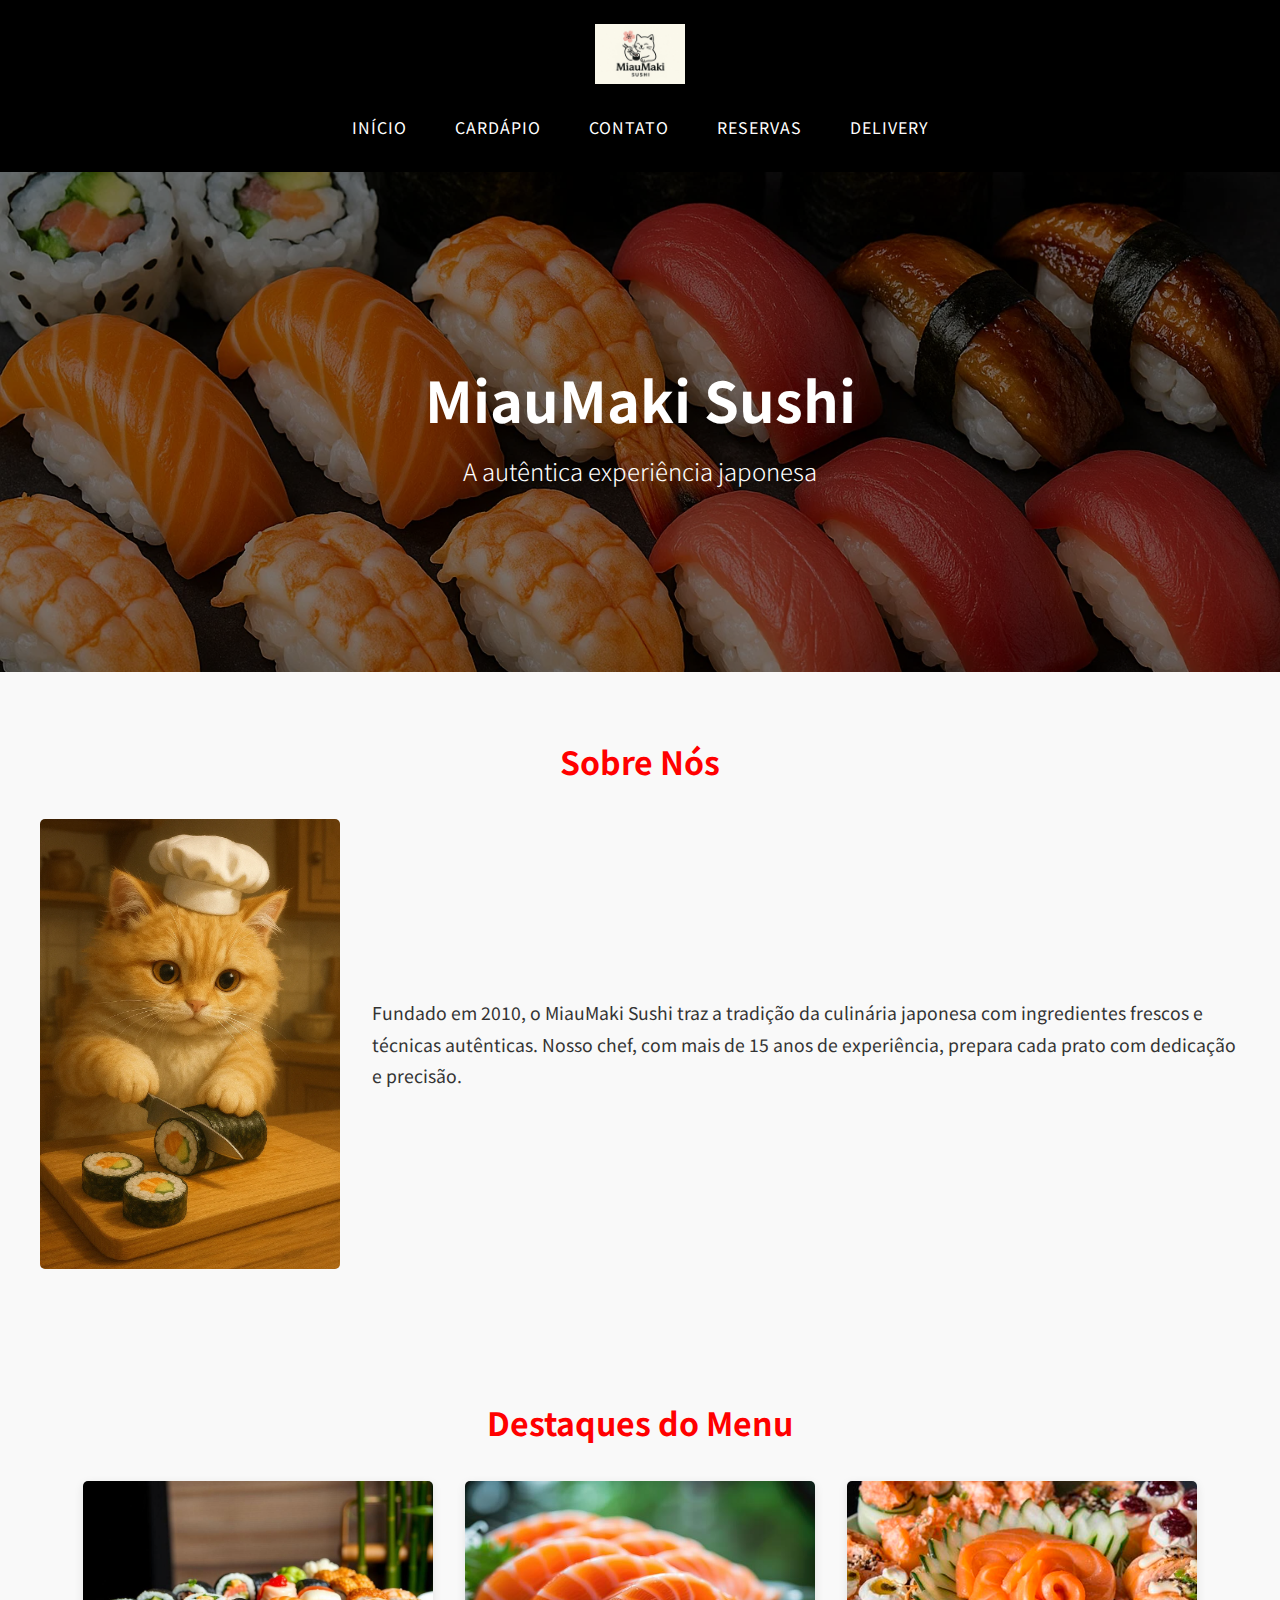
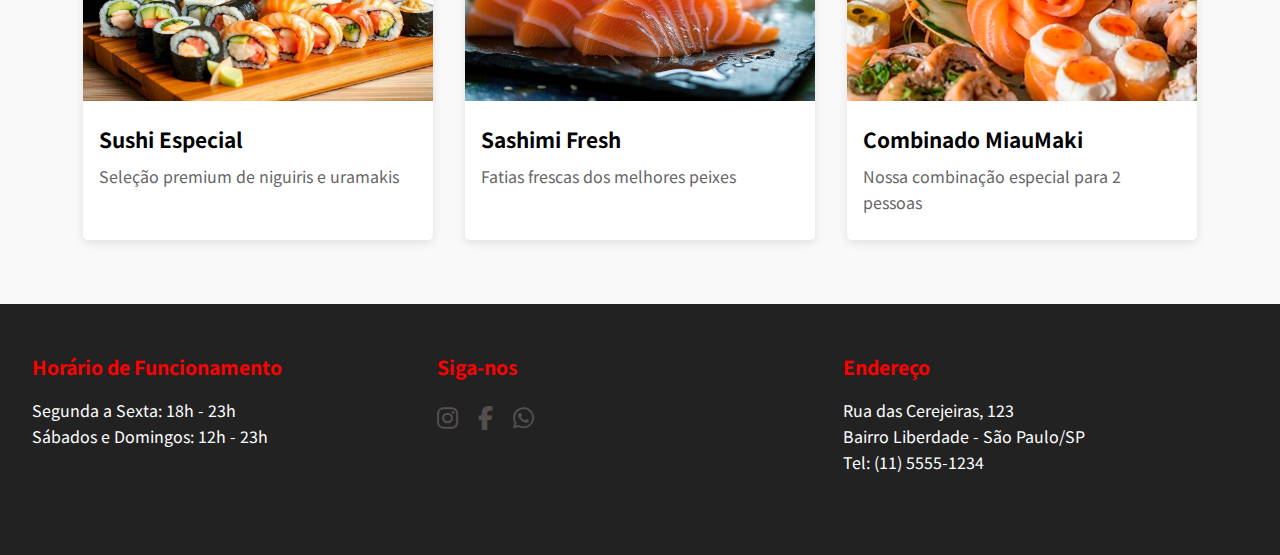
<file: restaurante-sushi/index.html>
<!DOCTYPE html>
<html lang="pt-br">

<head>
    <meta charset="UTF-8">
    <meta name="viewport" content="width=device-width, initial-scale=1.0">
    <title>MiauMaki Sushi - Autêntica Culinária Japonesa</title>
    <link rel="stylesheet" href="css/styles.css">
    <link href="https://fonts.googleapis.com/css2?family=Noto+Sans+JP:wght@300;400;700&display=swap" rel="stylesheet">
    <link rel="stylesheet" href="https://cdnjs.cloudflare.com/ajax/libs/font-awesome/6.4.0/css/all.min.css">
</head>

<body>
    <header>
        <div class="logo-container">
            <img src="img/logo.webp" alt="MiauMaki Sushi Logo">
        </div>
        <nav>
            <ul>
                <li><a href="index.html">Início</a></li>
                <li><a href="cardapio.html">Cardápio</a></li>
                <li><a href="contato.html">Contato</a></li>
                <li><a href="reservas.html">Reservas</a></li>
                <li><a href="delivery.html">Delivery</a></li>
            </ul>
        </nav>
    </header>

    <main>
        <section class="banner">
            <h1>MiauMaki Sushi</h1>
            <p>A autêntica experiência japonesa</p>
        </section>

        <section class="sobre-nos">
            <h2>Sobre Nós</h2>
            <div class="sobre-conteudo">
                <img src="img/chef.jpg" alt="Nosso Chef">
                <p>Fundado em 2010, o MiauMaki Sushi traz a tradição da culinária japonesa com ingredientes frescos e
                    técnicas autênticas. Nosso chef, com mais de 15 anos de experiência, prepara cada prato com
                    dedicação e precisão.</p>
            </div>
        </section>

        <section class="destaques">
            <h2>Destaques do Menu</h2>
            <div class="pratos-container">
                <div class="prato">
                    <img src="img/pratos/sushi-especial.jpg" alt="Sushi Especial">
                    <h3>Sushi Especial</h3>
                    <p>Seleção premium de niguiris e uramakis</p>
                </div>
                <div class="prato">
                    <img src="img/pratos/sashimi-fresh.jpg" alt="Sashimi Fresh">
                    <h3>Sashimi Fresh</h3>
                    <p>Fatias frescas dos melhores peixes</p>
                </div>
                <div class="prato">
                    <img src="img/pratos/combinado-MiauMaki.png" alt="Combinado MiauMaki">
                    <h3>Combinado MiauMaki</h3>
                    <p>Nossa combinação especial para 2 pessoas</p>
                </div>
            </div>
        </section>
    </main>

    <footer>
        <div class="contato-rapido">
            <h3>Horário de Funcionamento</h3>
            <p>Segunda a Sexta: 18h - 23h</p>
            <p>Sábados e Domingos: 12h - 23h</p>
        </div>
        <div class="redes-sociais">
            <h3>Siga-nos</h3>
            <div class="icones">
                <a href="#" aria-label="Instagram"><i class="fab fa-instagram"></i></a>
                <a href="#" aria-label="Facebook"><i class="fab fa-facebook-f"></i></a>
                <a href="#" aria-label="WhatsApp"><i class="fab fa-whatsapp"></i></a>
            </div>
        </div>
        <div class="endereco">
            <h3>Endereço</h3>
            <p>Rua das Cerejeiras, 123</p>
            <p>Bairro Liberdade - São Paulo/SP</p>
            <p>Tel: (11) 5555-1234</p>
        </div>
    </footer>
</body>

</html>
</file>
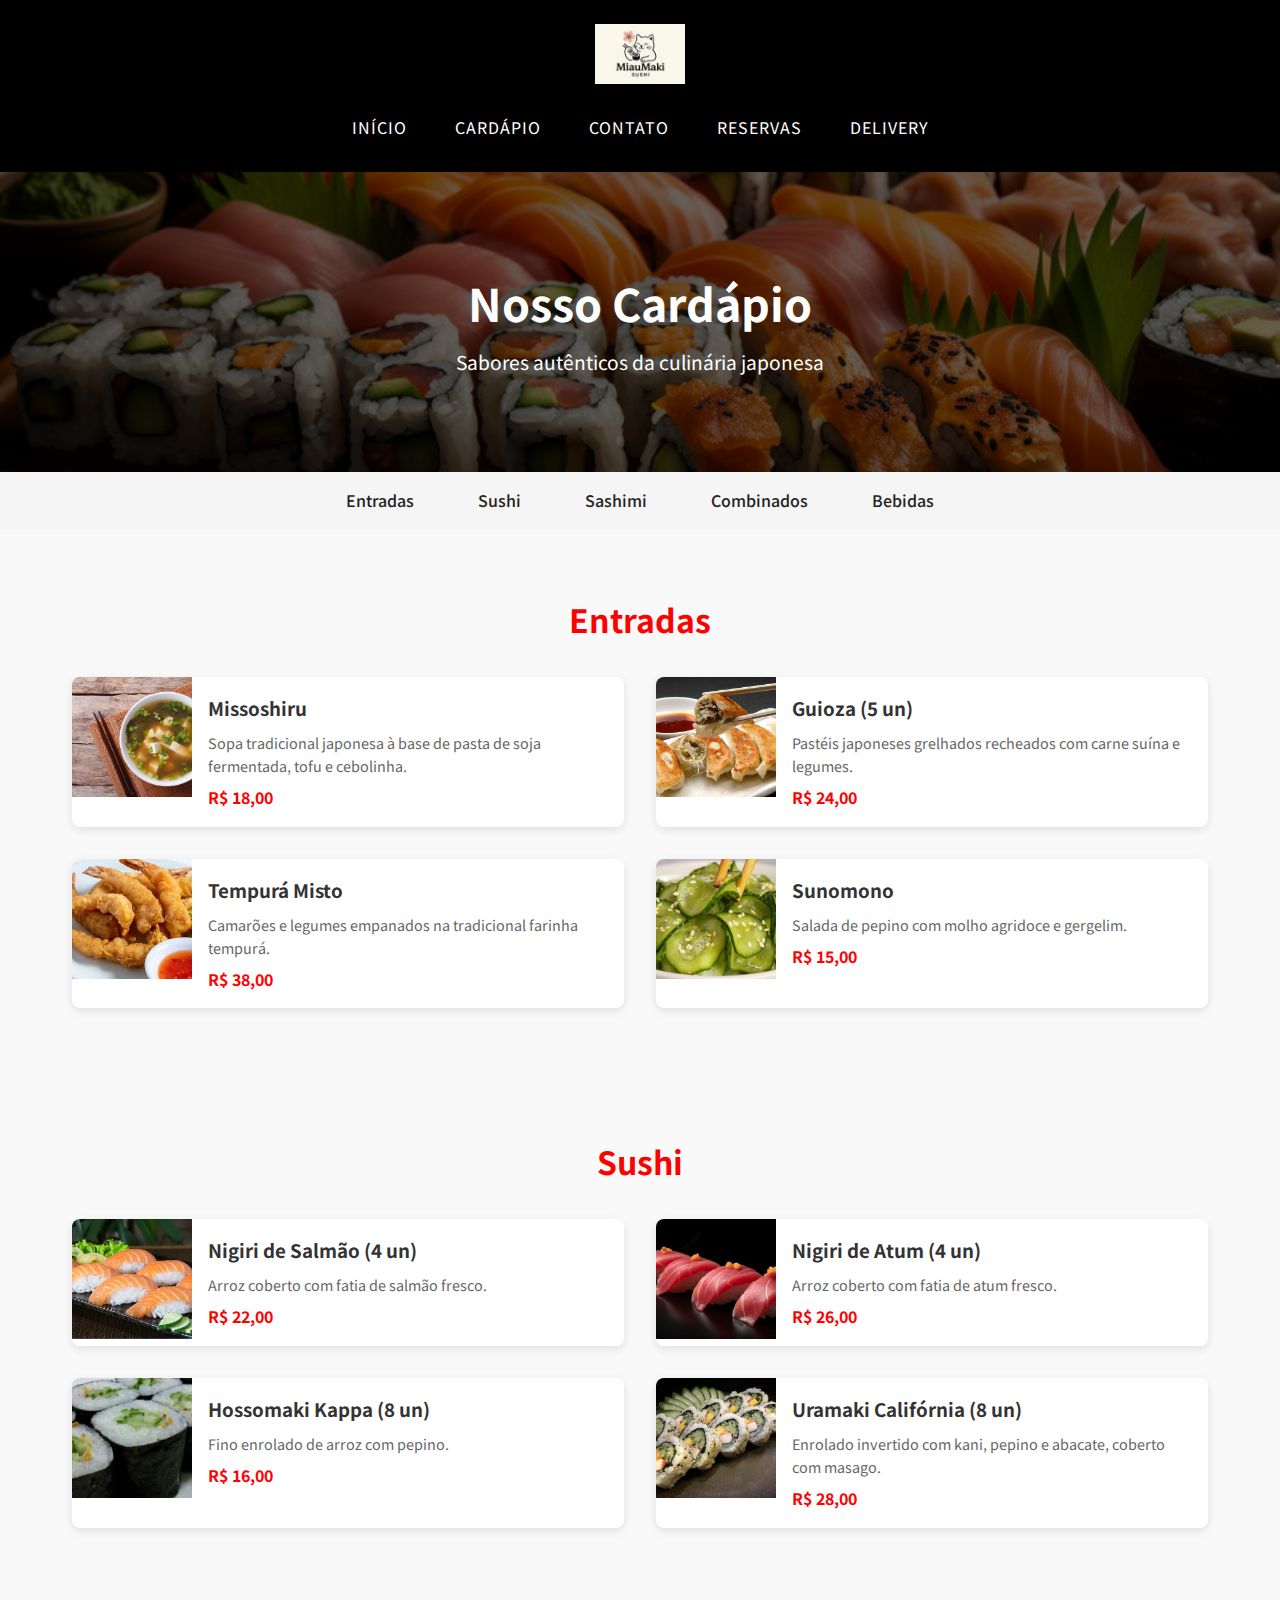
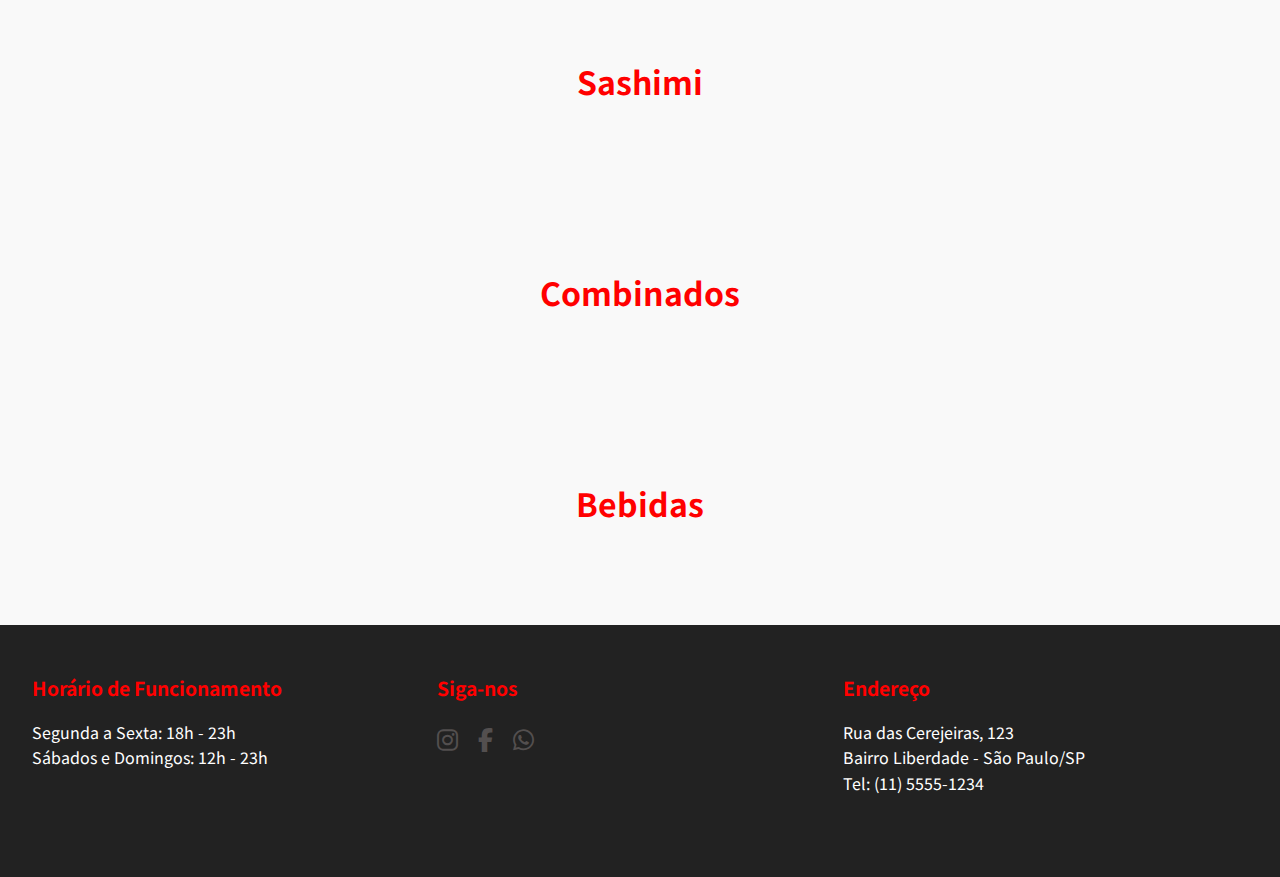
<file: restaurante-sushi/cardapio.html>
<!DOCTYPE html>
<html lang="pt-br">
<head>
    <meta charset="UTF-8">
    <meta name="viewport" content="width=device-width, initial-scale=1.0">
    <title>Cardápio - MiauMaki Sushi</title>
    <link rel="stylesheet" href="css/styles.css">
    <link href="https://fonts.googleapis.com/css2?family=Noto+Sans+JP:wght@300;400;700&display=swap" rel="stylesheet">
    <link rel="stylesheet" href="https://cdnjs.cloudflare.com/ajax/libs/font-awesome/6.4.0/css/all.min.css">
</head>
<body>
    <header>
        <div class="logo-container">
            <img src="img/logo.webp" alt="MiauMaki Sushi Logo">
        </div>
        <nav>
            <ul>
                <li><a href="index.html">Início</a></li>
                <li><a href="cardapio.html">Cardápio</a></li>
                <li><a href="contato.html">Contato</a></li>
                <li><a href="reservas.html">Reservas</a></li>
                <li><a href="delivery.html">Delivery</a></li>
            </ul>
        </nav>
    </header>
    
    <main>
        <section class="banner-interno">
            <h1>Nosso Cardápio</h1>
            <p>Sabores autênticos da culinária japonesa</p>
        </section>
        
        <section class="filtro-menu">
            <ul>
                <li><a href="#entradas">Entradas</a></li>
                <li><a href="#sushi">Sushi</a></li>
                <li><a href="#sashimi">Sashimi</a></li>
                <li><a href="#combinados">Combinados</a></li>
                <li><a href="#bebidas">Bebidas</a></li>
            </ul>
        </section>
        
        <section id="entradas" class="categoria-menu">
            <h2>Entradas</h2>
            <div class="itens-menu">
                <div class="item-cardapio">
                    <img src="img/pratos/misoshiru.jpg" alt="Missoshiru">
                    <div class="item-info">
                        <h3>Missoshiru</h3>
                        <p class="descricao">Sopa tradicional japonesa à base de pasta de soja fermentada, tofu e cebolinha.</p>
                        <p class="preco">R$ 18,00</p>
                    </div>
                </div>
                
                <div class="item-cardapio">
                    <img src="img/pratos/guioza.jpg" alt="Guioza">
                    <div class="item-info">
                        <h3>Guioza (5 un)</h3>
                        <p class="descricao">Pastéis japoneses grelhados recheados com carne suína e legumes.</p>
                        <p class="preco">R$ 24,00</p>
                    </div>
                </div>
                
                <div class="item-cardapio">
                    <img src="img/pratos/tempura.avif" alt="Tempurá">
                    <div class="item-info">
                        <h3>Tempurá Misto</h3>
                        <p class="descricao">Camarões e legumes empanados na tradicional farinha tempurá.</p>
                        <p class="preco">R$ 38,00</p>
                    </div>
                </div>
                
                <div class="item-cardapio">
                    <img src="img/pratos/sunomono.jpg" alt="Sunomono">
                    <div class="item-info">
                        <h3>Sunomono</h3>
                        <p class="descricao">Salada de pepino com molho agridoce e gergelim.</p>
                        <p class="preco">R$ 15,00</p>
                    </div>
                </div>
            </div>
        </section>
        
        <section id="sushi" class="categoria-menu">
            <h2>Sushi</h2>
            <div class="itens-menu">
                <div class="item-cardapio">
                    <img src="img/pratos/nigiri-salmao.webp" alt="Nigiri de Salmão">
                    <div class="item-info">
                        <h3>Nigiri de Salmão (4 un)</h3>
                        <p class="descricao">Arroz coberto com fatia de salmão fresco.</p>
                        <p class="preco">R$ 22,00</p>
                    </div>
                </div>
                
                <div class="item-cardapio">
                    <img src="img/pratos/nigiri-atum.jpg" alt="Nigiri de Atum">
                    <div class="item-info">
                        <h3>Nigiri de Atum (4 un)</h3>
                        <p class="descricao">Arroz coberto com fatia de atum fresco.</p>
                        <p class="preco">R$ 26,00</p>
                    </div>
                </div>
                
                <div class="item-cardapio">
                    <img src="img/pratos/hossomaki-kappa.jpg" alt="Hossomaki Kappa">
                    <div class="item-info">
                        <h3>Hossomaki Kappa (8 un)</h3>
                        <p class="descricao">Fino enrolado de arroz com pepino.</p>
                        <p class="preco">R$ 16,00</p>
                    </div>
                </div>
                
                <div class="item-cardapio">
                    <img src="img/pratos/uramaki-california.jpg" alt="Uramaki Califórnia">
                    <div class="item-info">
                        <h3>Uramaki Califórnia (8 un)</h3>
                        <p class="descricao">Enrolado invertido com kani, pepino e abacate, coberto com masago.</p>
                        <p class="preco">R$ 28,00</p>
                    </div>
                </div>
            </div>
        </section>
        
        <!-- Continuação para outras categorias do cardápio -->
        <section id="sashimi" class="categoria-menu">
            <h2>Sashimi</h2>
            <!-- Conteúdo similar ao anterior -->
        </section>
        
        <section id="combinados" class="categoria-menu">
            <h2>Combinados</h2>
            <!-- Conteúdo similar ao anterior -->
        </section>
        
        <section id="bebidas" class="categoria-menu">
            <h2>Bebidas</h2>
            <!-- Conteúdo similar ao anterior -->
        </section>
    </main>
    
    <footer>
        <div class="contato-rapido">
            <h3>Horário de Funcionamento</h3>
            <p>Segunda a Sexta: 18h - 23h</p>
            <p>Sábados e Domingos: 12h - 23h</p>
        </div>
        <div class="redes-sociais">
            <h3>Siga-nos</h3>
            <div class="icones">
                <a href="#" aria-label="Instagram"><i class="fab fa-instagram"></i></a>
                <a href="#" aria-label="Facebook"><i class="fab fa-facebook-f"></i></a>
                <a href="#" aria-label="WhatsApp"><i class="fab fa-whatsapp"></i></a>
            </div>
        </div>
        <div class="endereco">
            <h3>Endereço</h3>
            <p>Rua das Cerejeiras, 123</p>
            <p>Bairro Liberdade - São Paulo/SP</p>
            <p>Tel: (11) 5555-1234</p>
        </div>
    </footer>
</body>
</html>
</file>
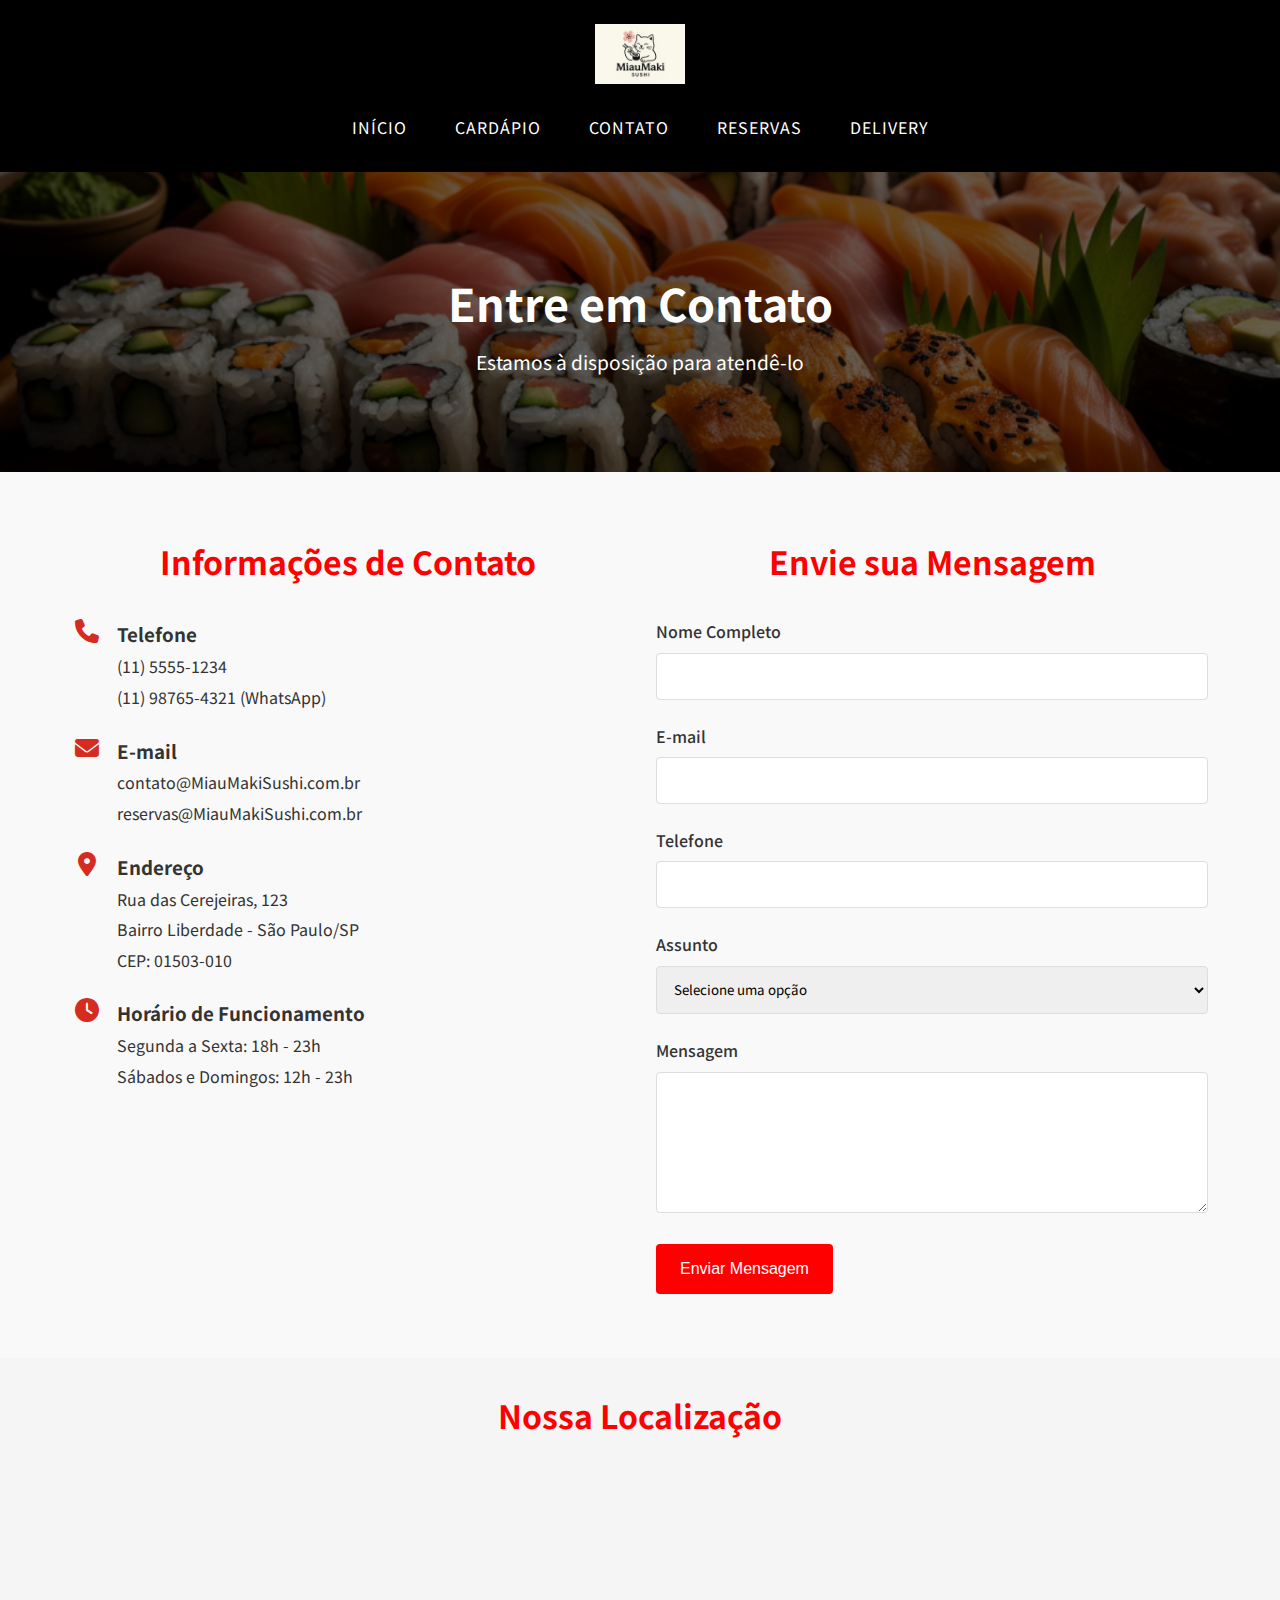
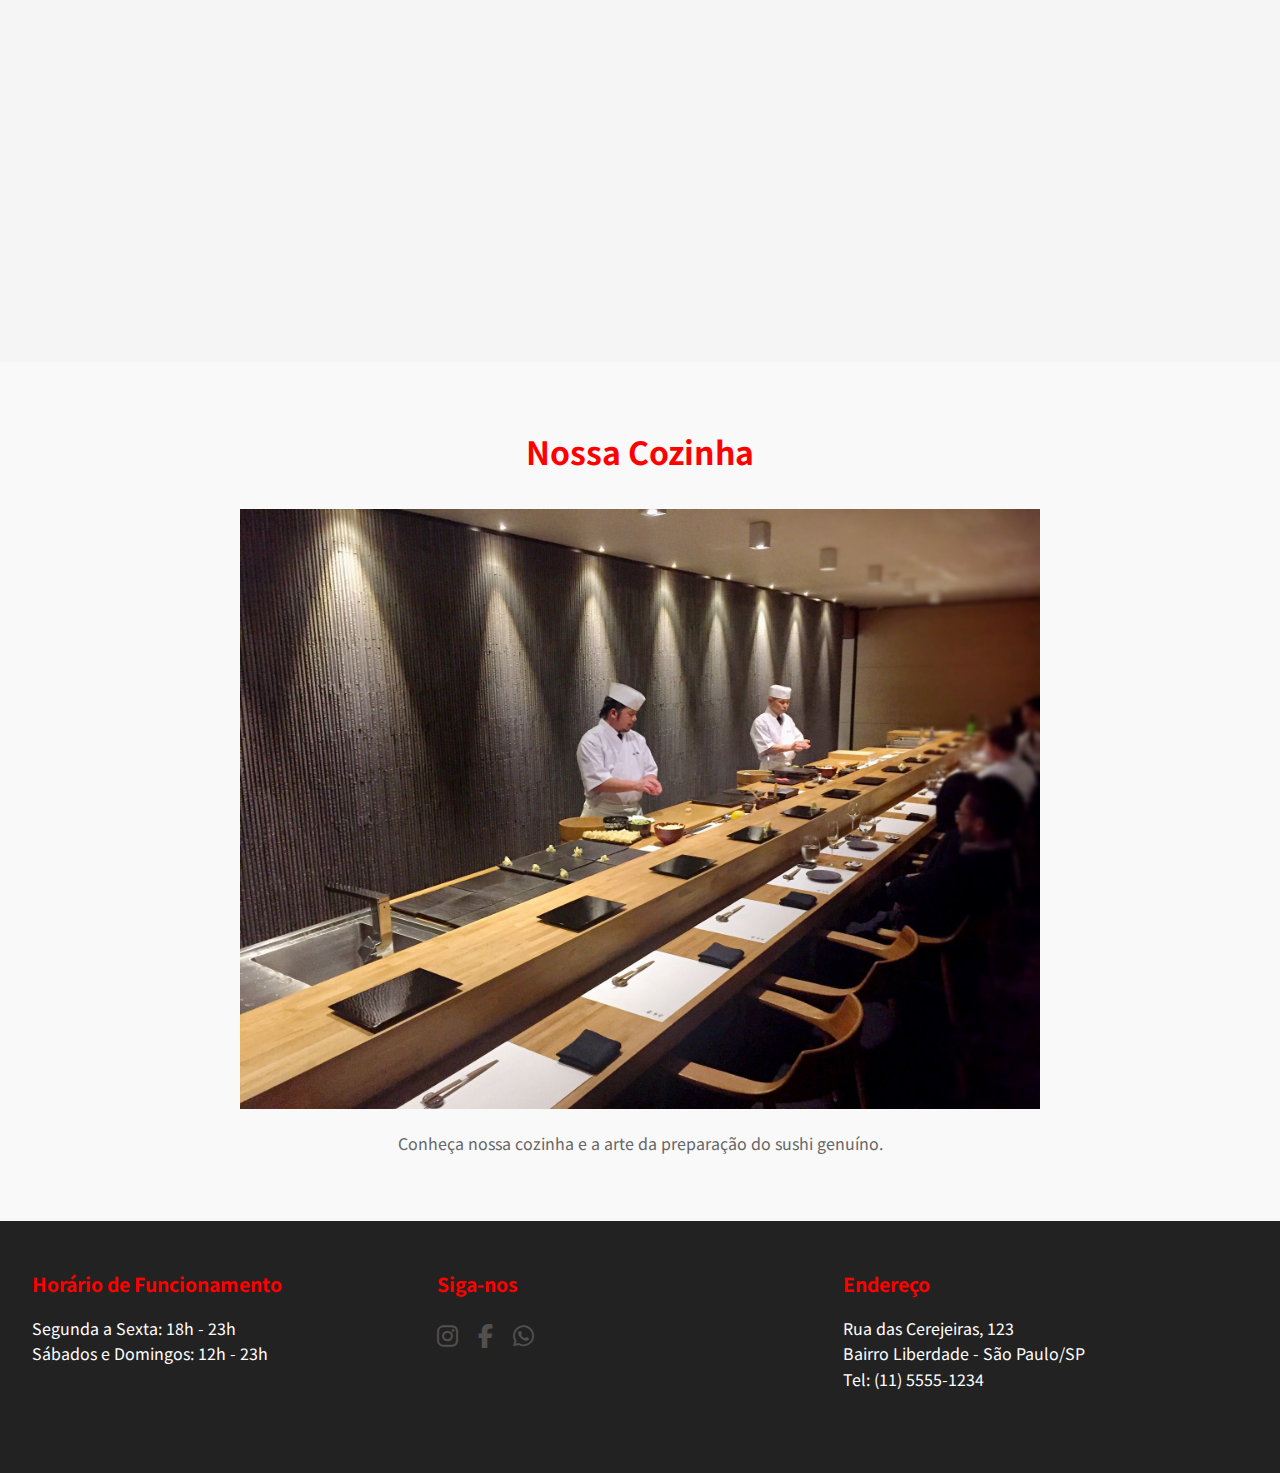
<file: restaurante-sushi/contato.html>
<!DOCTYPE html>
<html lang="pt-br">

<head>
    <meta charset="UTF-8">
    <meta name="viewport" content="width=device-width, initial-scale=1.0">
    <title>Contato - MiauMaki Sushi</title>
    <link rel="stylesheet" href="css/styles.css">
    <link href="https://fonts.googleapis.com/css2?family=Noto+Sans+JP:wght@300;400;700&display=swap" rel="stylesheet">
    <link rel="stylesheet" href="https://cdnjs.cloudflare.com/ajax/libs/font-awesome/6.4.0/css/all.min.css">
</head>
</head>

<body>
    <header>
        <div class="logo-container">
            <img src="img/logo.webp" alt="MiauMaki Sushi Logo">
        </div>
        <nav>
            <ul>
                <li><a href="index.html">Início</a></li>
                <li><a href="cardapio.html">Cardápio</a></li>
                <li><a href="contato.html">Contato</a></li>
                <li><a href="reservas.html">Reservas</a></li>
                <li><a href="delivery.html">Delivery</a></li>
            </ul>
        </nav>
    </header>

    <main>
        <section class="banner-interno">
            <h1>Entre em Contato</h1>
            <p>Estamos à disposição para atendê-lo</p>
        </section>

        <section class="contato-container">
            <div class="contato-info">
                <h2>Informações de Contato</h2>

                <div class="info-item">
                    <i class="fas fa-phone"></i>
                    <div>
                        <h3>Telefone</h3>
                        <p>(11) 5555-1234</p>
                        <p>(11) 98765-4321 (WhatsApp)</p>
                    </div>
                </div>

                <div class="info-item">
                    <i class="fas fa-envelope"></i>
                    <div>
                        <h3>E-mail</h3>
                        <p>contato@MiauMakiSushi.com.br</p>
                        <p>reservas@MiauMakiSushi.com.br</p>
                    </div>
                </div>

                <div class="info-item">
                    <i class="fas fa-map-marker-alt"></i>
                    <div>
                        <h3>Endereço</h3>
                        <p>Rua das Cerejeiras, 123</p>
                        <p>Bairro Liberdade - São Paulo/SP</p>
                        <p>CEP: 01503-010</p>
                    </div>
                </div>

                <div class="info-item">
                    <i class="fas fa-clock"></i>
                    <div>
                        <h3>Horário de Funcionamento</h3>
                        <p>Segunda a Sexta: 18h - 23h</p>
                        <p>Sábados e Domingos: 12h - 23h</p>
                    </div>
                </div>
            </div>
            <div class="formulario-contato">
                <h2>Envie sua Mensagem</h2>
                <form>
                    <div class="form-grupo">
                        <label for="nome">Nome Completo</label>
                        <input type="text" id="nome" name="nome" required>
                    </div>

                    <div class="form-grupo">
                        <label for="email">E-mail</label>
                        <input type="email" id="email" name="email" required>
                    </div>

                    <div class="form-grupo">
                        <label for="telefone">Telefone</label>
                        <input type="tel" id="telefone" name="telefone">
                    </div>

                    <div class="form-grupo">
                        <label for="assunto">Assunto</label>
                        <select id="assunto" name="assunto">
                            <option value="">Selecione uma opção</option>
                            <option value="informacoes">Informações gerais</option>
                            <option value="elogio">Elogio</option>
                            <option value="reclamacao">Reclamação</option>
                            <option value="sugestao">Sugestão</option>
                            <option value="outro">Outro</option>
                        </select>
                    </div>

                    <div class="form-grupo">
                        <label for="mensagem">Mensagem</label>
                        <textarea id="mensagem" name="mensagem" rows="6" required></textarea>
                    </div>

                    <button type="submit" class="botao-enviar">Enviar Mensagem</button>
                </form>
            </div>
        </section>

        <section class="localizacao">
            <h2>Nossa Localização</h2>
            <div class="mapa">
                <iframe
                    src="https://www.google.com/maps/embed?pb=!1m18!1m12!1m3!1d3657.9707185080066!2d-46.63924968502471!3d-23.54261208469213!2m3!1f0!2f0!3f0!3m2!1i1024!2i768!4f13.1!3m3!1m2!1s0x94ce5854a0dbc8f3%3A0x3770d3f96cdab8a6!2sLiberdade%2C%20S%C3%A3o%20Paulo%20-%20SP!5e0!3m2!1spt-BR!2sbr!4v1629920279000!5m2!1spt-BR!2sbr"
                    width="100%" height="450" style="border:0;" allowfullscreen="" loading="lazy">
                </iframe>
            </div>
        </section>

        <section class="nossa-cozinha">
            <h2>Nossa Cozinha</h2>
            <div class="video-container">
                <img src="img/apresentacao-restaurante.jpg" alt="cozinha" width="800">
            </div>
            <p class="video-descricao">Conheça nossa cozinha e a arte da preparação do sushi genuíno.</p>
        </section>
    </main>

    <footer>
        <div class="contato-rapido">
            <h3>Horário de Funcionamento</h3>
            <p>Segunda a Sexta: 18h - 23h</p>
            <p>Sábados e Domingos: 12h - 23h</p>
        </div>
        <div class="redes-sociais">
            <h3>Siga-nos</h3>
            <div class="icones">
                <a href="#" aria-label="Instagram"><i class="fab fa-instagram"></i></a>
                <a href="#" aria-label="Facebook"><i class="fab fa-facebook-f"></i></a>
                <a href="#" aria-label="WhatsApp"><i class="fab fa-whatsapp"></i></a>
            </div>
        </div>
        <div class="endereco">
            <h3>Endereço</h3>
            <p>Rua das Cerejeiras, 123</p>
            <p>Bairro Liberdade - São Paulo/SP</p>
            <p>Tel: (11) 5555-1234</p>
        </div>
    </footer>
</body>

</html>
</file>
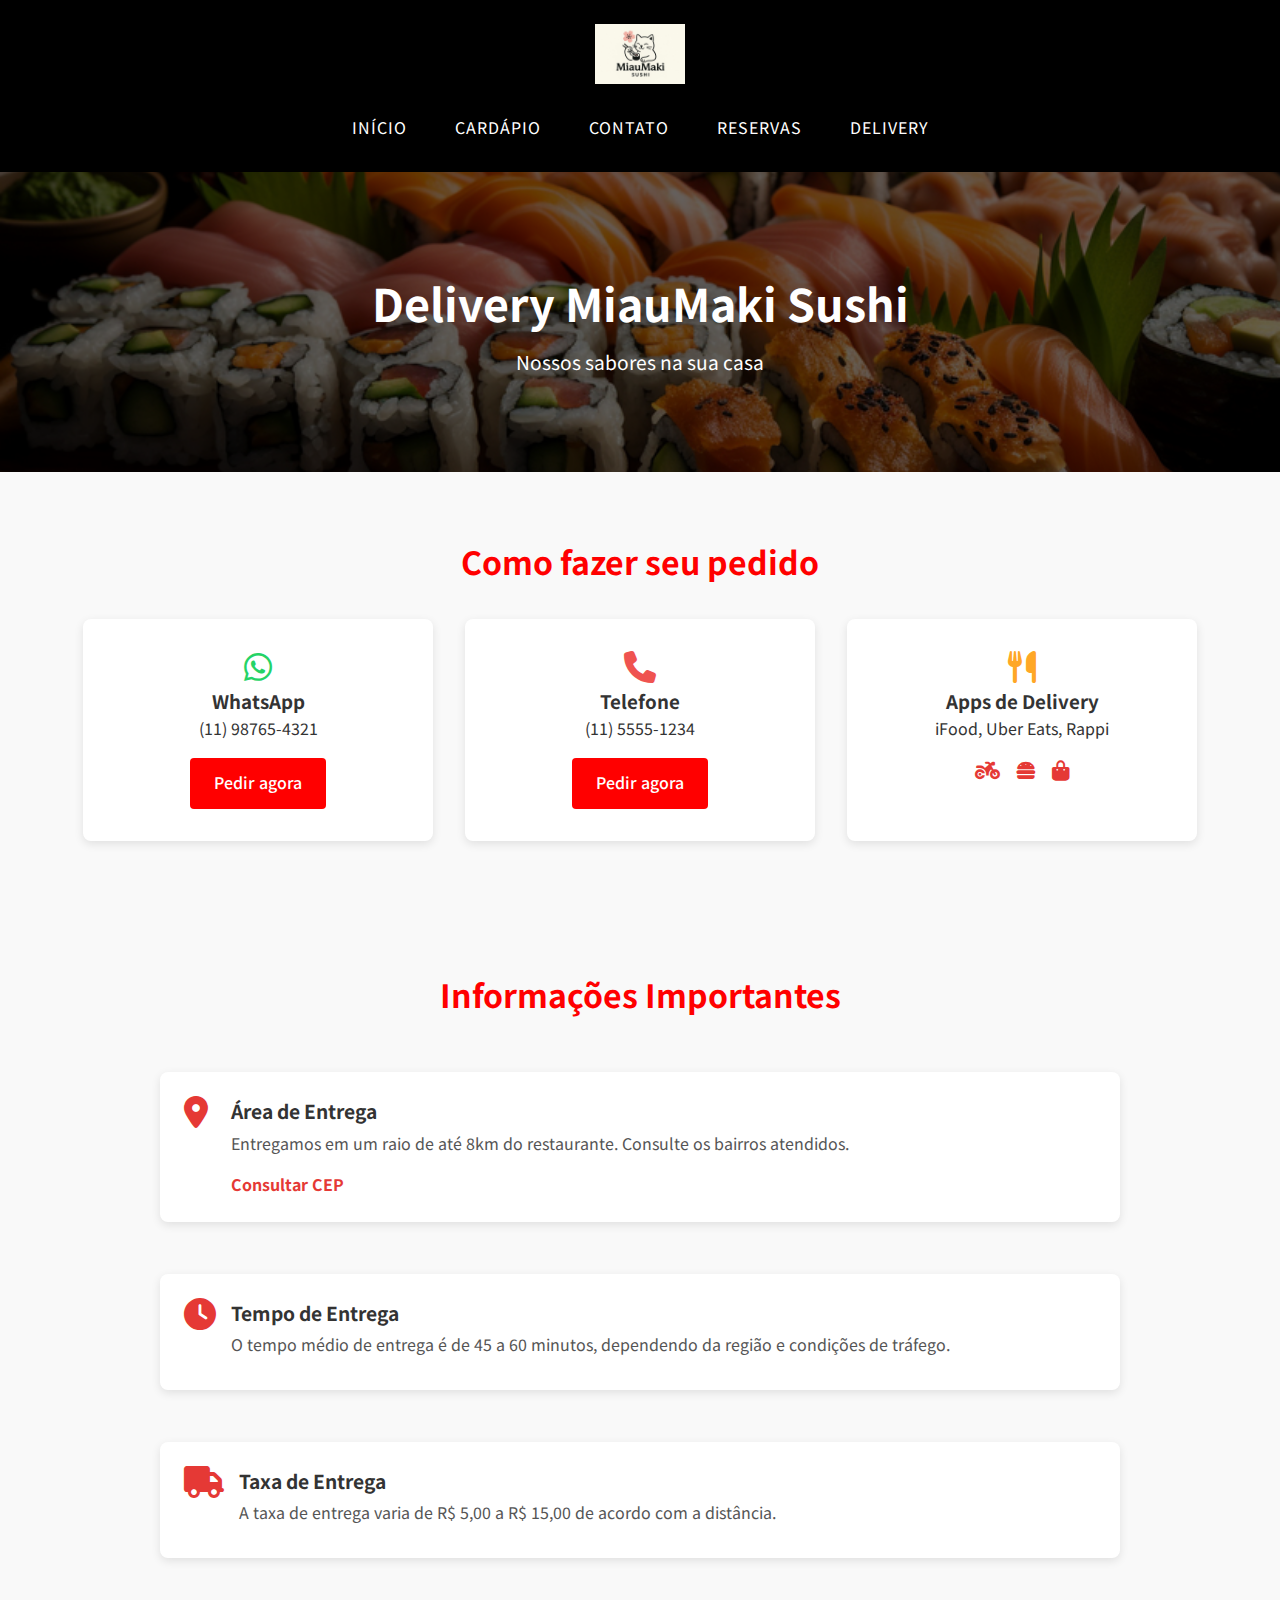
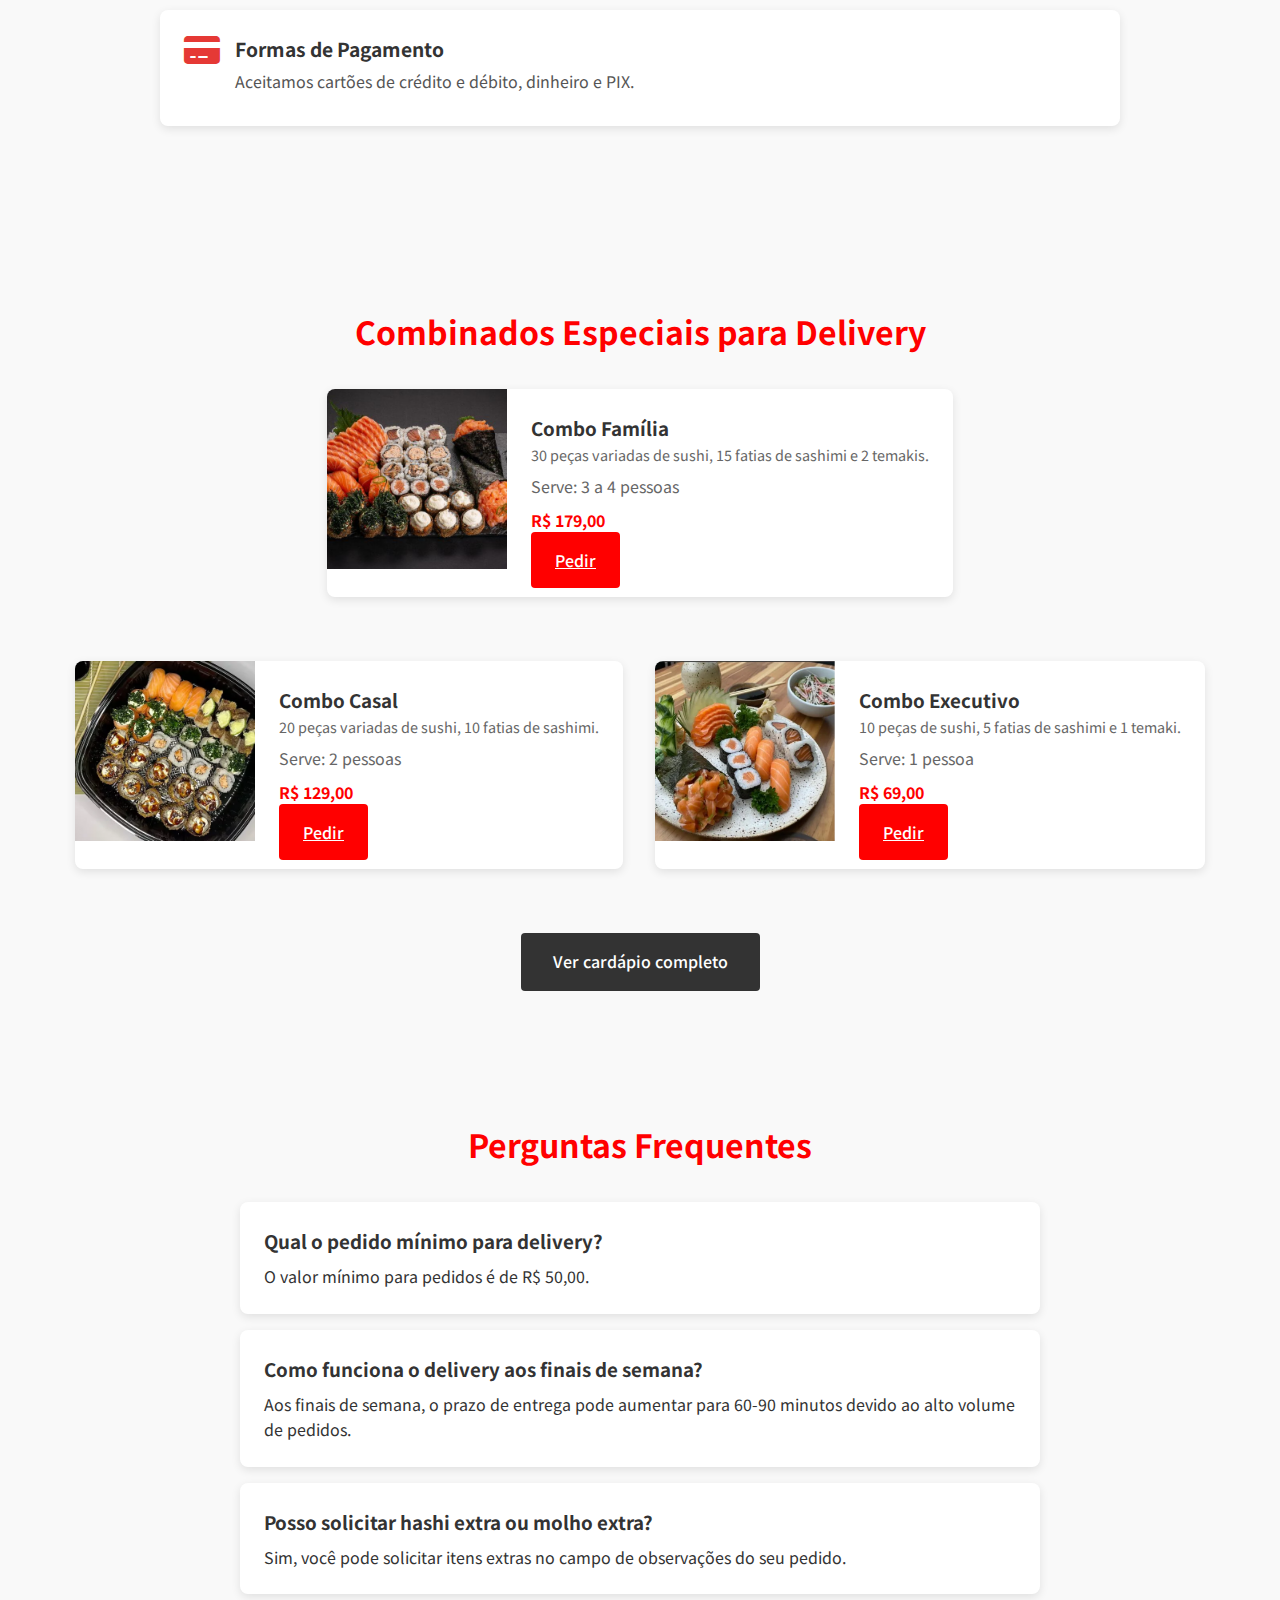
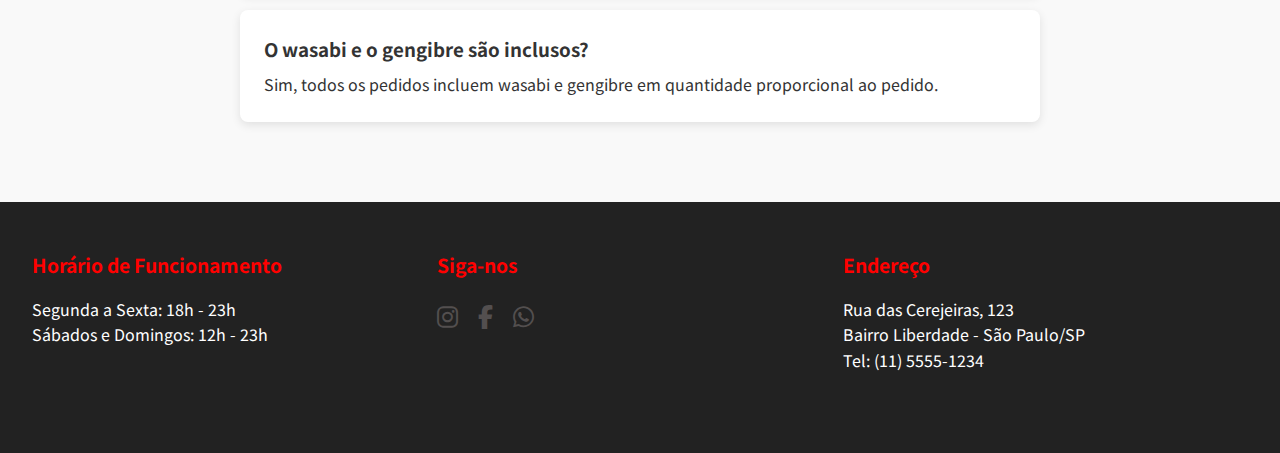
<file: restaurante-sushi/delivery.html>
<!DOCTYPE html>
<html lang="pt-br">

<head>
    <meta charset="UTF-8">
    <meta name="viewport" content="width=device-width, initial-scale=1.0">
    <title>Delivery - MiauMaki Sushi</title>
    <link rel="stylesheet" href="css/styles.css">
    <link href="https://fonts.googleapis.com/css2?family=Noto+Sans+JP:wght@300;400;700&display=swap" rel="stylesheet">
    <link rel="stylesheet" href="https://cdnjs.cloudflare.com/ajax/libs/font-awesome/6.4.0/css/all.min.css">

</head>

<body>
    <header>
        <div class="logo-container">
            <img src="img/logo.webp" alt="MiauMaki Sushi Logo">
        </div>
        <nav>
            <ul>
                <li><a href="index.html">Início</a></li>
                <li><a href="cardapio.html">Cardápio</a></li>
                <li><a href="contato.html">Contato</a></li>
                <li><a href="reservas.html">Reservas</a></li>
                <li><a href="delivery.html">Delivery</a></li>
            </ul>
        </nav>
    </header>

    <main>
        <section class="banner-interno">
            <h1>Delivery MiauMaki Sushi</h1>
            <p>Nossos sabores na sua casa</p>
        </section>

        <section class="como-pedir">
            <h2>Como fazer seu pedido</h2>

            <div class="opcoes-pedido">
                <div class="opcao">
                    <i class="fab fa-whatsapp fa-2x icon-whatsapp"></i>
                    <h3>WhatsApp</h3>
                    <p>(11) 98765-4321</p>
                    <a href="#" class="botao-pedido">Pedir agora</a>
                </div>

                <div class="opcao">
                    <i class="fas fa-phone fa-2x icon-telefone"></i>
                    <h3>Telefone</h3>
                    <p>(11) 5555-1234</p>
                    <a href="#" class="botao-pedido">Pedir agora</a>
                </div>

                <div class="opcao">
                    <i class="fas fa-utensils fa-2x icon-delivery"></i>
                    <h3>Apps de Delivery</h3>
                    <p>iFood, Uber Eats, Rappi</p>
                    <div class="apps-delivery">
                        <a href="#"><i class="fas fa-motorcycle fa-lg icon-moto"></i></a>
                        <a href="#"><i class="fas fa-hamburger fa-lg icon-burger"></i></a>
                        <a href="#"><i class="fas fa-shopping-bag fa-lg icon-bag"></i></a>
                    </div>
                </div>
            </div>

        </section>

        <section class="informacoes-delivery">
            <h2>Informações Importantes</h2>

            <div class="info-delivery-container">
                <div class="info-delivery">
                    <i class="fas fa-map-marker-alt fa-2x"></i> <!-- Ícone de área/localização -->
                    <div class="info-texto">
                        <h3>Área de Entrega</h3>
                        <p>Entregamos em um raio de até 8km do restaurante. Consulte os bairros atendidos.</p>
                        <a href="#" class="link-consulta">Consultar CEP</a>
                    </div>
                </div>

                <div class="info-delivery">
                    <i class="fas fa-clock fa-2x"></i> <!-- Ícone de relógio -->
                    <div class="info-texto">
                        <h3>Tempo de Entrega</h3>
                        <p>O tempo médio de entrega é de 45 a 60 minutos, dependendo da região e condições de tráfego.
                        </p>
                    </div>
                </div>

                <div class="info-delivery">
                    <i class="fas fa-truck fa-2x"></i> <!-- Ícone de caminhão de entrega (representa a taxa) -->
                    <div class="info-texto">
                        <h3>Taxa de Entrega</h3>
                        <p>A taxa de entrega varia de R$ 5,00 a R$ 15,00 de acordo com a distância.</p>
                    </div>
                </div>

                <div class="info-delivery">
                    <i class="fas fa-credit-card fa-2x"></i> <!-- Ícone de cartão de pagamento -->
                    <div class="info-texto">
                        <h3>Formas de Pagamento</h3>
                        <p>Aceitamos cartões de crédito e débito, dinheiro e PIX.</p>
                    </div>
                </div>
            </div>

        </section>

        <section class="destaques-delivery">
            <h2>Combinados Especiais para Delivery</h2>

            <div class="pratos-container">
                <div class="prato-delivery">
                    <img src="img/pratos/combo-familia.jpg" alt="Combo Família">
                    <div class="prato-info">
                        <h3>Combo Família</h3>
                        <p class="descricao">30 peças variadas de sushi, 15 fatias de sashimi e 2 temakis.</p>
                        <p class="serve">Serve: 3 a 4 pessoas</p>
                        <p class="preco">R$ 179,00</p>
                        <a href="#" class="botao-pedir">Pedir</a>
                    </div>
                </div>

                <div class="prato-delivery">
                    <img src="img/pratos/combo-casal.jpg" alt="Combo Casal">
                    <div class="prato-info">
                        <h3>Combo Casal</h3>
                        <p class="descricao">20 peças variadas de sushi, 10 fatias de sashimi.</p>
                        <p class="serve">Serve: 2 pessoas</p>
                        <p class="preco">R$ 129,00</p>
                        <a href="#" class="botao-pedir">Pedir</a>
                    </div>
                </div>

                <div class="prato-delivery">
                    <img src="img/pratos/combo-executivo.jpg" alt="Combo Executivo">
                    <div class="prato-info">
                        <h3>Combo Executivo</h3>
                        <p class="descricao">10 peças de sushi, 5 fatias de sashimi e 1 temaki.</p>
                        <p class="serve">Serve: 1 pessoa</p>
                        <p class="preco">R$ 69,00</p>
                        <a href="#" class="botao-pedir">Pedir</a>
                    </div>
                </div>
            </div>

            <div class="ver-cardapio">
                <a href="cardapio.html" class="link-cardapio">Ver cardápio completo</a>
            </div>
        </section>

        <section class="perguntas-frequentes">
            <h2>Perguntas Frequentes</h2>

            <div class="perguntas-container">
                <div class="pergunta">
                    <h3>Qual o pedido mínimo para delivery?</h3>
                    <p>O valor mínimo para pedidos é de R$ 50,00.</p>
                </div>

                <div class="pergunta">
                    <h3>Como funciona o delivery aos finais de semana?</h3>
                    <p>Aos finais de semana, o prazo de entrega pode aumentar para 60-90 minutos devido ao alto volume
                        de pedidos.</p>
                </div>

                <div class="pergunta">
                    <h3>Posso solicitar hashi extra ou molho extra?</h3>
                    <p>Sim, você pode solicitar itens extras no campo de observações do seu pedido.</p>
                </div>

                <div class="pergunta">
                    <h3>O wasabi e o gengibre são inclusos?</h3>
                    <p>Sim, todos os pedidos incluem wasabi e gengibre em quantidade proporcional ao pedido.</p>
                </div>
            </div>
        </section>
    </main>

    <footer>
        <div class="contato-rapido">
            <h3>Horário de Funcionamento</h3>
            <p>Segunda a Sexta: 18h - 23h</p>
            <p>Sábados e Domingos: 12h - 23h</p>
        </div>
        <div class="redes-sociais">
            <h3>Siga-nos</h3>
            <div class="icones">
                <a href="#" aria-label="Instagram"><i class="fab fa-instagram"></i></a>
                <a href="#" aria-label="Facebook"><i class="fab fa-facebook-f"></i></a>
                <a href="#" aria-label="WhatsApp"><i class="fab fa-whatsapp"></i></a>
            </div>
        </div>
        <div class="endereco">
            <h3>Endereço</h3>
            <p>Rua das Cerejeiras, 123</p>
            <p>Bairro Liberdade - São Paulo/SP</p>
            <p>Tel: (11) 5555-1234</p>
        </div>
    </footer>
</body>

</html>
</file>
<file: restaurante-sushi/css/styles.css>
/* Reset básico */
* {
    margin: 0;
    padding: 0;
    box-sizing: border-box;
}

body {
    font-family: 'Noto Sans JP', sans-serif;
    line-height: 1.6;
    color: #333;
    background-color: #f9f9f9;
}

/* Header e Navegação */
header {
    background-color: #000;
    color: #fff;
    padding: 1rem 0;
    position: sticky;
    top: 0;
    z-index: 100;
}

.logo-container {
    text-align: center;
    padding: 0.5rem 0;
}

.logo-container img {
    height: 60px;
}

nav ul {
    display: flex;
    justify-content: center;
    list-style: none;
    padding: 1rem 0;
}

nav ul li {
    margin: 0 1.5rem;
}

nav ul li a {
    color: #fff;
    text-decoration: none;
    font-weight: 400;
    text-transform: uppercase;
    letter-spacing: 1px;
    position: relative;
    padding-bottom: 5px;
}

nav ul li a::after {
    content: '';
    position: absolute;
    width: 0;
    height: 2px;
    background-color: #ff0000;
    bottom: 0;
    left: 50%;
    transform: translateX(-50%);
    transition: width 0.3s;
}

nav ul li a:hover::after {
    width: 100%;
}

/* Banner Principal */
.banner {
    background-image: url('../img/banner-principal.webp');
    background-size: cover;
    background-position: center;
    height: 500px;
    display: flex;
    flex-direction: column;
    justify-content: center;
    align-items: center;
    text-align: center;
    color: white;
    position: relative;
}

.banner::before {
    content: '';
    position: absolute;
    top: 0;
    left: 0;
    width: 100%;
    height: 100%;
    background-color: rgba(0, 0, 0, 0.5);
}

.banner h1,
.banner p {
    position: relative;
    z-index: 1;
}

.banner h1 {
    font-size: 3.5rem;
    margin-bottom: 0.5rem;
    font-weight: 700;
}

.banner p {
    font-size: 1.5rem;
    font-weight: 300;
}

/* Seções */
section {
    padding: 4rem 2rem;
}

section h2 {
    text-align: center;
    margin-bottom: 2rem;
    font-size: 2rem;
    color: #ff0000;
}

/* Sobre Nós */
.sobre-conteudo {
    display: flex;
    align-items: center;
    max-width: 1200px;
    margin: 0 auto;
}

.sobre-conteudo img {
    width: 300px;
    border-radius: 5px;
    margin-right: 2rem;
}

.sobre-conteudo p {
    font-size: 1.1rem;
    line-height: 1.8;
}

/* Destaques do Menu */
.pratos-container {
    display: flex;
    justify-content: center;
    flex-wrap: wrap;
    gap: 2rem;
    max-width: 1200px;
    margin: 0 auto;
}

.prato {
    flex: 1;
    min-width: 300px;
    max-width: 350px;
    background-color: white;
    border-radius: 5px;
    overflow: hidden;
    box-shadow: 0 3px 10px rgba(0, 0, 0, 0.1);
    transition: transform 0.3s;
}

.prato:hover {
    transform: translateY(-10px);
}

.prato img {
    width: 100%;
    height: 220px;
    object-fit: cover;
}

.prato h3 {
    color: #000;
    padding: 1rem 1rem 0.5rem;
    font-size: 1.3rem;
}

.prato p {
    padding: 0 1rem 1.5rem;
    color: #666;
}

/* Footer */
footer {
    background-color: #222;
    color: white;
    padding: 3rem 2rem;
    display: flex;
    flex-wrap: wrap;
    justify-content: space-around;
}

footer div {
    flex: 1;
    min-width: 250px;
    margin-bottom: 2rem;
}

footer h3 {
    color: #ff0000;
    margin-bottom: 1rem;
    font-size: 1.2rem;
}

.icones {
    display: flex;
    gap: 20px;
}

.icones a {
    color: #534f4f;
    font-size: 24px;
    transition: color 0.3s ease;
}

.icones a:hover {
    color: #e74c3c;
    /* cor ao passar o mouse */
}

/* Cores personalizadas para cada rede social */
.fa-instagram:hover {
    color: #e1306c;
}

.fa-facebook-f:hover {
    color: #1877f2;
}

.fa-whatsapp:hover {
    color: #25d366;
}

/* Responsividade */
@media (max-width: 768px) {
    nav ul {
        flex-direction: column;
        align-items: center;
    }

    nav ul li {
        margin: 0.5rem 0;
    }

    .sobre-conteudo {
        flex-direction: column;
        text-align: center;
    }

    .sobre-conteudo img {
        margin-right: 0;
        margin-bottom: 1.5rem;
    }
}

/* Estilos para Banner Interno */
.banner-interno {
    background-image: url('../img/banner-secundario.jpg');
    background-size: cover;
    background-position: center;
    height: 300px;
    display: flex;
    flex-direction: column;
    justify-content: center;
    align-items: center;
    text-align: center;
    color: white;
    position: relative;
}

.banner-interno::before {
    content: '';
    position: absolute;
    top: 0;
    left: 0;
    width: 100%;
    height: 100%;
    background-color: rgba(0, 0, 0, 0.6);
}

.banner-interno h1,
.banner-interno p {
    position: relative;
    z-index: 1;
}

.banner-interno h1 {
    font-size: 2.8rem;
    margin-bottom: 0.5rem;
}

.banner-interno p {
    font-size: 1.2rem;
}

/* Estilos para o Cardápio */
.filtro-menu {
    background-color: #f5f5f5;
    padding: 1rem 0;
    position: sticky;
    top: 60px;
    z-index: 90;
}

.filtro-menu ul {
    display: flex;
    justify-content: center;
    list-style: none;
    flex-wrap: wrap;
}

.filtro-menu ul li {
    margin: 0 1rem;
}

.filtro-menu ul li a {
    text-decoration: none;
    color: #222;
    font-weight: 500;
    padding: 0.5rem 1rem;
    border-radius: 5px;
    transition: all 0.3s;
}

.filtro-menu ul li a:hover {
    background-color: #ff0000;
    color: white;
}

.categoria-menu {
    padding: 4rem 2rem;
    max-width: 1200px;
    margin: 0 auto;
}

.itens-menu {
    display: grid;
    grid-template-columns: repeat(auto-fill, minmax(400px, 1fr));
    gap: 2rem;
}

.item-cardapio {
    display: flex;
    background-color: white;
    border-radius: 8px;
    overflow: hidden;
    box-shadow: 0 3px 10px rgba(0, 0, 0, 0.1);
}

.item-cardapio img {
    width: 120px;
    height: 120px;
    object-fit: cover;
}

.item-info {
    padding: 1rem;
    flex: 1;
}

.item-info h3 {
    margin-bottom: 0.5rem;
    color: #333;
}

.descricao {
    font-size: 0.9rem;
    color: #666;
    margin-bottom: 0.5rem;
}

.preco {
    font-weight: 700;
    color: #ff0000;
}

/* Estilos para Contato */
.contato-container {
    display: flex;
    flex-wrap: wrap;
    max-width: 1200px;
    margin: 0 auto;
    padding: 4rem 2rem;
    gap: 2rem;
}

.contato-info,
.formulario-contato {
    flex: 1;
    min-width: 300px;
}

.info-item {
    display: flex;
    margin-bottom: 1.5rem;
    align-items: flex-start;
}

.info-item img {
    width: 30px;
    margin-right: 1rem;
    margin-top: 5px;
}

.form-grupo {
    margin-bottom: 1.5rem;
}

.form-grupo label {
    display: block;
    margin-bottom: 0.5rem;
    font-weight: 500;
}

.form-grupo input,
.form-grupo select,
.form-grupo textarea {
    width: 100%;
    padding: 0.8rem;
    border: 1px solid #ddd;
    border-radius: 4px;
    font-family: inherit;
}

.botao-enviar,
.botao-reservar,
.botao-pedir {
    background-color: #ff0000;
    color: white;
    border: none;
    padding: 1rem 1.5rem;
    font-size: 1rem;
    font-weight: 500;
    border-radius: 4px;
    cursor: pointer;
    transition: background-color 0.3s;

}


.prato-info .preco {
    margin-bottom: 0.9rem;
}


.botao-enviar:hover,
.botao-reservar:hover,
.botao-pedir:hover {
    background-color: #cc0000;
}

.localizacao {
    padding: 2rem;
    background-color: #f5f5f5;
}

.mapa {
    max-width: 800px;
    margin: 0 auto;
}

.mapa img {
    width: 100%;
    border-radius: 8px;
}

.video-container {
    max-width: 800px;
    margin: 0 auto;
    text-align: center;
}

.video-container video {
    max-width: 100%;
    border-radius: 8px;
}

.video-descricao {
    text-align: center;
    margin-top: 1rem;
    color: #666;
}

/* Estilos para Reservas */
.reservas-info {
    display: flex;
    flex-wrap: wrap;
    max-width: 1200px;
    margin: 0 auto;
    padding: 4rem 2rem;
    gap: 2rem;
}

.reservas-texto {
    flex: 1;
    min-width: 300px;
}

.reservas-texto p {
    margin-bottom: 2rem;
    line-height: 1.8;
}

.detalhes-reserva {
    margin-top: 2rem;
}

.detalhe {
    display: flex;
    align-items: center;
    margin-bottom: 1rem;
}

.detalhe img {
    width: 24px;
    margin-right: 1rem;
}

.imagem-ambiente {
    flex: 1;
    min-width: 300px;
}

.imagem-ambiente img {
    width: 100%;
    border-radius: 8px;
    box-shadow: 0 5px 15px rgba(0, 0, 0, 0.2);
}

.formulario-reserva {
    max-width: 800px;
    margin: 0 auto;
    padding: 0 2rem 4rem;
}

.reserva-linha {
    display: flex;
    gap: 1rem;
    flex-wrap: wrap;
}

.reserva-linha .form-grupo {
    flex: 1;
    min-width: 250px;
}

.full-width {
    width: 100%;
}

.politica-reserva {
    display: flex;
    align-items: center;
    margin-bottom: 2rem;
}

.politica-reserva input {
    margin-right: 0.5rem;
}

.ambientes {
    background-color: #f5f5f5;
    padding: 4rem 2rem;
}

.galeria-ambientes {
    display: flex;
    flex-wrap: wrap;
    justify-content: center;
    gap: 2rem;
    max-width: 1200px;
    margin: 0 auto;
}

.ambiente {
    flex: 1;
    min-width: 300px;
    max-width: 350px;
    background-color: white;
    border-radius: 8px;
    overflow: hidden;
    box-shadow: 0 3px 10px rgba(0, 0, 0, 0.1);
}

.ambiente img {
    width: 100%;
    height: 200px;
    object-fit: cover;
}

.ambiente h3,
.ambiente p {
    padding: 0.5rem 1rem;
}

.ambiente h3 {
    margin-top: 0.5rem;
    color: #333;
}

.ambiente p {
    color: #666;
    padding-bottom: 1.5rem;
}

/* Estilos para Delivery */
.opcoes-pedido {
    display: flex;
    flex-wrap: wrap;
    justify-content: center;
    gap: 2rem;
    max-width: 1200px;
    margin: 0 auto;
}

.opcao {
    flex: 1;
    min-width: 250px;
    max-width: 350px;
    background-color: white;
    border-radius: 8px;
    padding: 2rem;
    text-align: center;
    box-shadow: 0 3px 10px rgba(0, 0, 0, 0.1);
}

.opcao img {
    width: 60px;
    margin-bottom: 1rem;
}

.botao-pedido {
    display: inline-block;
    background-color: #ff0000;
    color: white;
    text-decoration: none;
    padding: 0.8rem 1.5rem;
    border-radius: 4px;
    margin-top: 1rem;
    font-weight: 500;
    transition: background-color 0.3s;
}

.botao-pedido:hover {
    background-color: #cc0000;
}

.apps-delivery {
    display: flex;
    justify-content: center;
    gap: 1rem;
    margin-top: 1rem;
}

.apps-delivery img {
    width: 40px;
    margin-bottom: 0;
}

.info-delivery-container {
    max-width: 1000px;
    margin: 0 auto;
}

.info-delivery {
    display: flex;
    align-items: flex-start;
    margin-bottom: 2rem;
    background-color: white;
    padding: 1.5rem;
    border-radius: 8px;
    box-shadow: 0 3px 10px rgba(0, 0, 0, 0.1);
}

.info-delivery img {
    width: 40px;
    margin-right: 1.5rem;
}

.info-texto h3 {
    margin-bottom: 0.5rem;
}

.link-consulta {
    color: #ff0000;
    text-decoration: none;
    font-weight: 500;
    display: inline-block;
    margin-top: 0.5rem;
}

.prato-delivery {
    display: flex;
    background-color: white;
    border-radius: 8px;
    overflow: hidden;
    box-shadow: 0 3px 10px rgba(0, 0, 0, 0.1);
    margin-bottom: 2rem;
}

.prato-delivery img {
    width: 180px;
    height: 180px;
    object-fit: cover;
}

.prato-info {
    padding: 1.5rem;
    flex: 1;
}

.serve {
    color: #666;
    margin-bottom: 0.5rem;
}

.ver-cardapio {
    text-align: center;
    margin-top: 2rem;
}

.link-cardapio {
    display: inline-block;
    background-color: #333;
    color: white;
    text-decoration: none;
    padding: 1rem 2rem;
    border-radius: 4px;
    font-weight: 500;
    transition: background-color 0.3s;
}

.link-cardapio:hover {
    background-color: #000;
}

.perguntas-container {
    max-width: 800px;
    margin: 0 auto;
}

.pergunta {
    background-color: white;
    padding: 1.5rem;
    border-radius: 8px;
    margin-bottom: 1rem;
    box-shadow: 0 3px 10px rgba(0, 0, 0, 0.1);
}

.pergunta h3 {
    color: #333;
    margin-bottom: 0.5rem;
}

/* Responsividade adicional */
@media (max-width: 768px) {
    .itens-menu {
        grid-template-columns: 1fr;
    }

    .item-cardapio {
        flex-direction: column;
    }

    .item-cardapio img {
        width: 100%;
        height: 180px;
    }

    .reserva-linha {
        flex-direction: column;
        gap: 0;
    }

    .prato-delivery {
        flex-direction: column;
    }

    .prato-delivery img {
        width: 100%;
    }
}

.info-item {
    display: flex;
    align-items: flex-start;
    margin-bottom: 20px;
}

.info-item i {
    font-size: 24px;
    /* Tamanho do ícone */
    color: #d62c1f;
    /* Cor vermelha japonesa tradicional */
    margin-right: 15px;
    width: 30px;
    /* Largura fixa para alinhamento */
    text-align: center;
}

.info-item div {
    flex: 1;
}

.info-item h3 {
    margin-top: 0;
    margin-bottom: 5px;
}

.info-item p {
    margin: 5px 0;
}

.detalhe {
    display: flex;
    align-items: center;
    margin-bottom: 15px;
}

.detalhe i {
    font-size: 24px;
    /* tamanho do ícone */
    color: #d62c1f;
    /* vermelho japonês tradicional */
    margin-right: 15px;
    min-width: 30px;
    /* largura fixa para alinhamento */
    text-align: center;
}

.detalhe p {
    margin: 0;
    flex: 1;
}

.info-delivery-container {
    display: flex;
    flex-direction: column;
    gap: 20px;
    padding: 20px;
}

.info-delivery {
    display: flex;
    align-items: flex-start;
    gap: 15px;
}

.info-delivery i {
    color: #e53935;
    /* ou outra cor que combine com seu site */
    min-width: 32px;
}

.info-texto h3 {
    margin: 0 0 5px;
    font-size: 1.2rem;
    color: #333;
}

.info-texto p {
    margin: 0 0 10px;
    color: #555;
    line-height: 1.4;
}

.link-consulta {
    color: #e53935;
    text-decoration: none;
    font-weight: bold;
}

.link-consulta:hover {
    text-decoration: underline;
}

/* Responsivo para telas menores */
@media (max-width: 600px) {
    .info-delivery {
        flex-direction: column;
        align-items: flex-start;
    }

    .info-delivery i {
        margin-bottom: 10px;
    }
}

.icon-whatsapp {
    color: #25D366;
}

.icon-telefone {
    color: #EF5350;
}

.icon-delivery {
    color: #FFA726;
}

.icon-moto {
    color: #E53935;
}

.icon-burger {
    color: #E53935;
}

.icon-bag {
    color: #E53935;
}

/* Hover effect opcional */
.icon-whatsapp:hover { color: #087130; }
.icon-telefone:hover { color: #e53935; }
.icon-delivery:hover { color: #FB8C00; }
.icon-moto:hover, .icon-burger:hover, .icon-bag:hover { color: #dc5d5d; }
</file>
